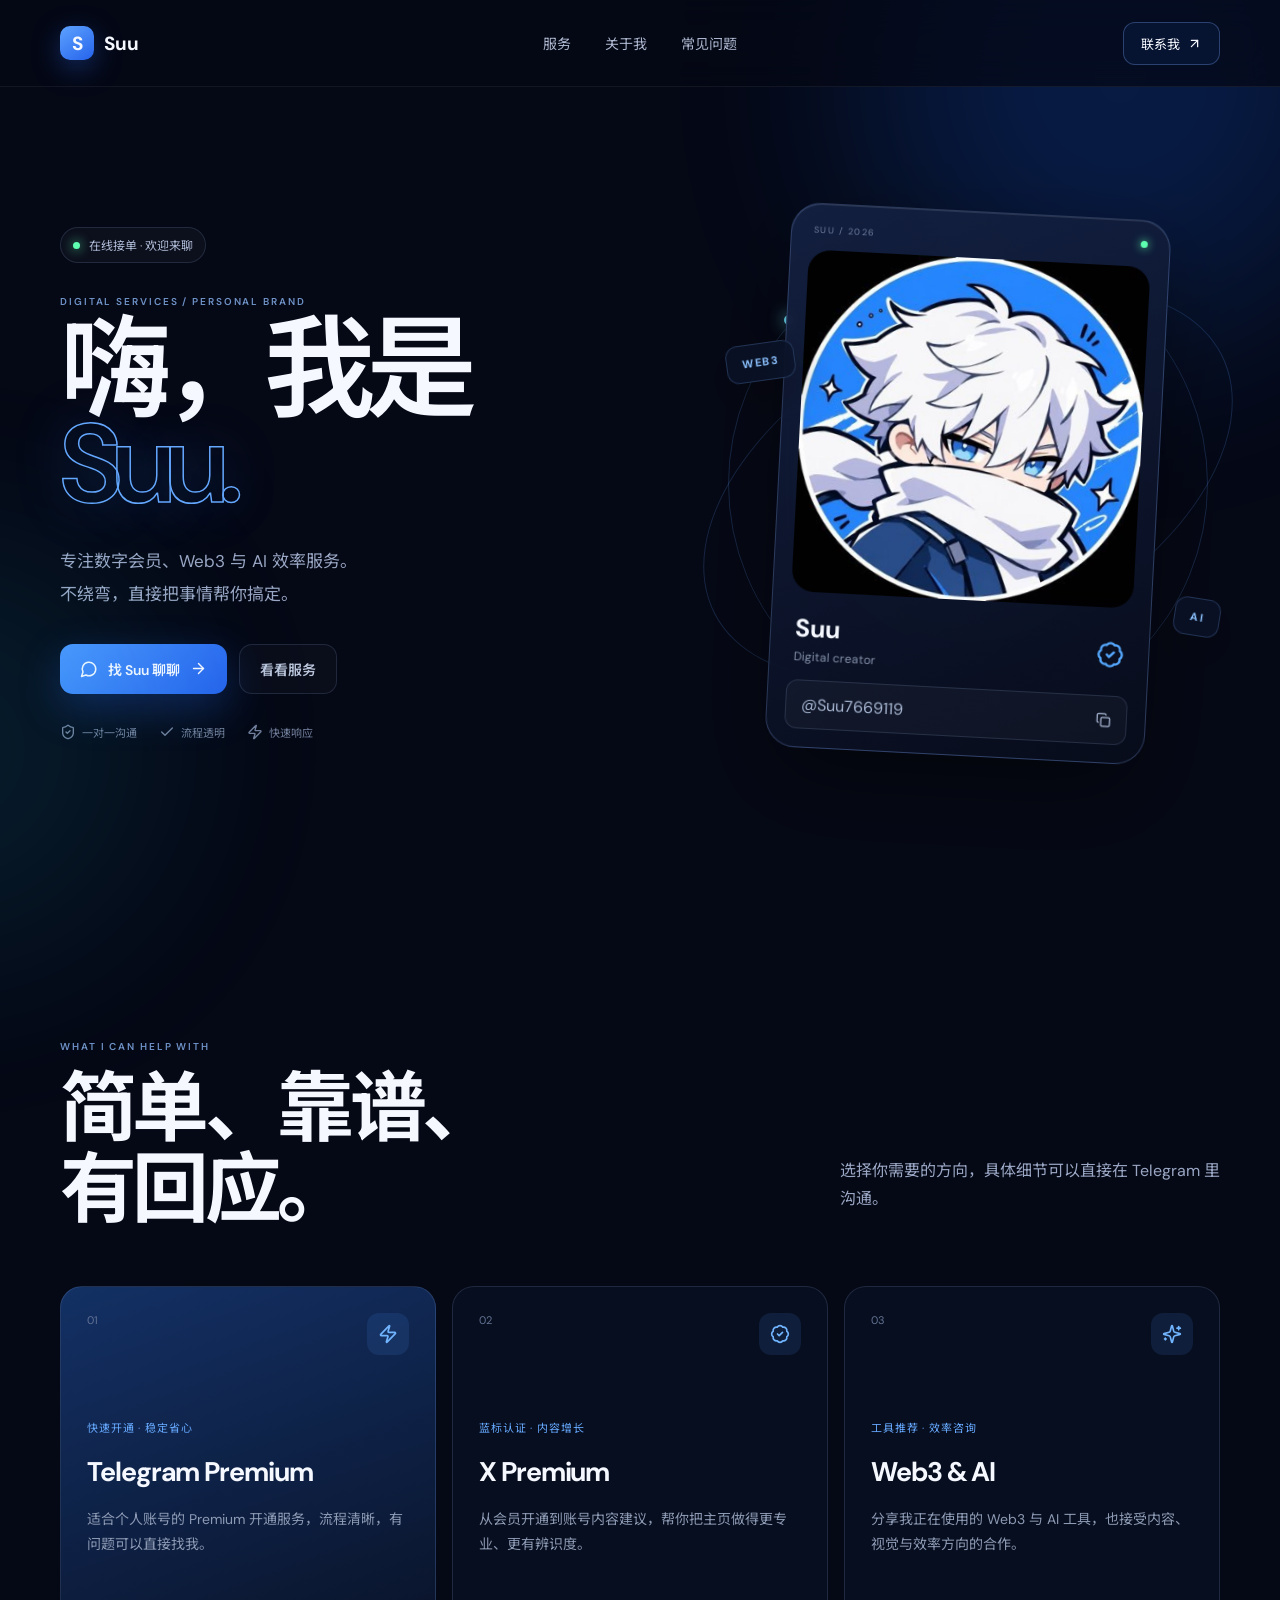
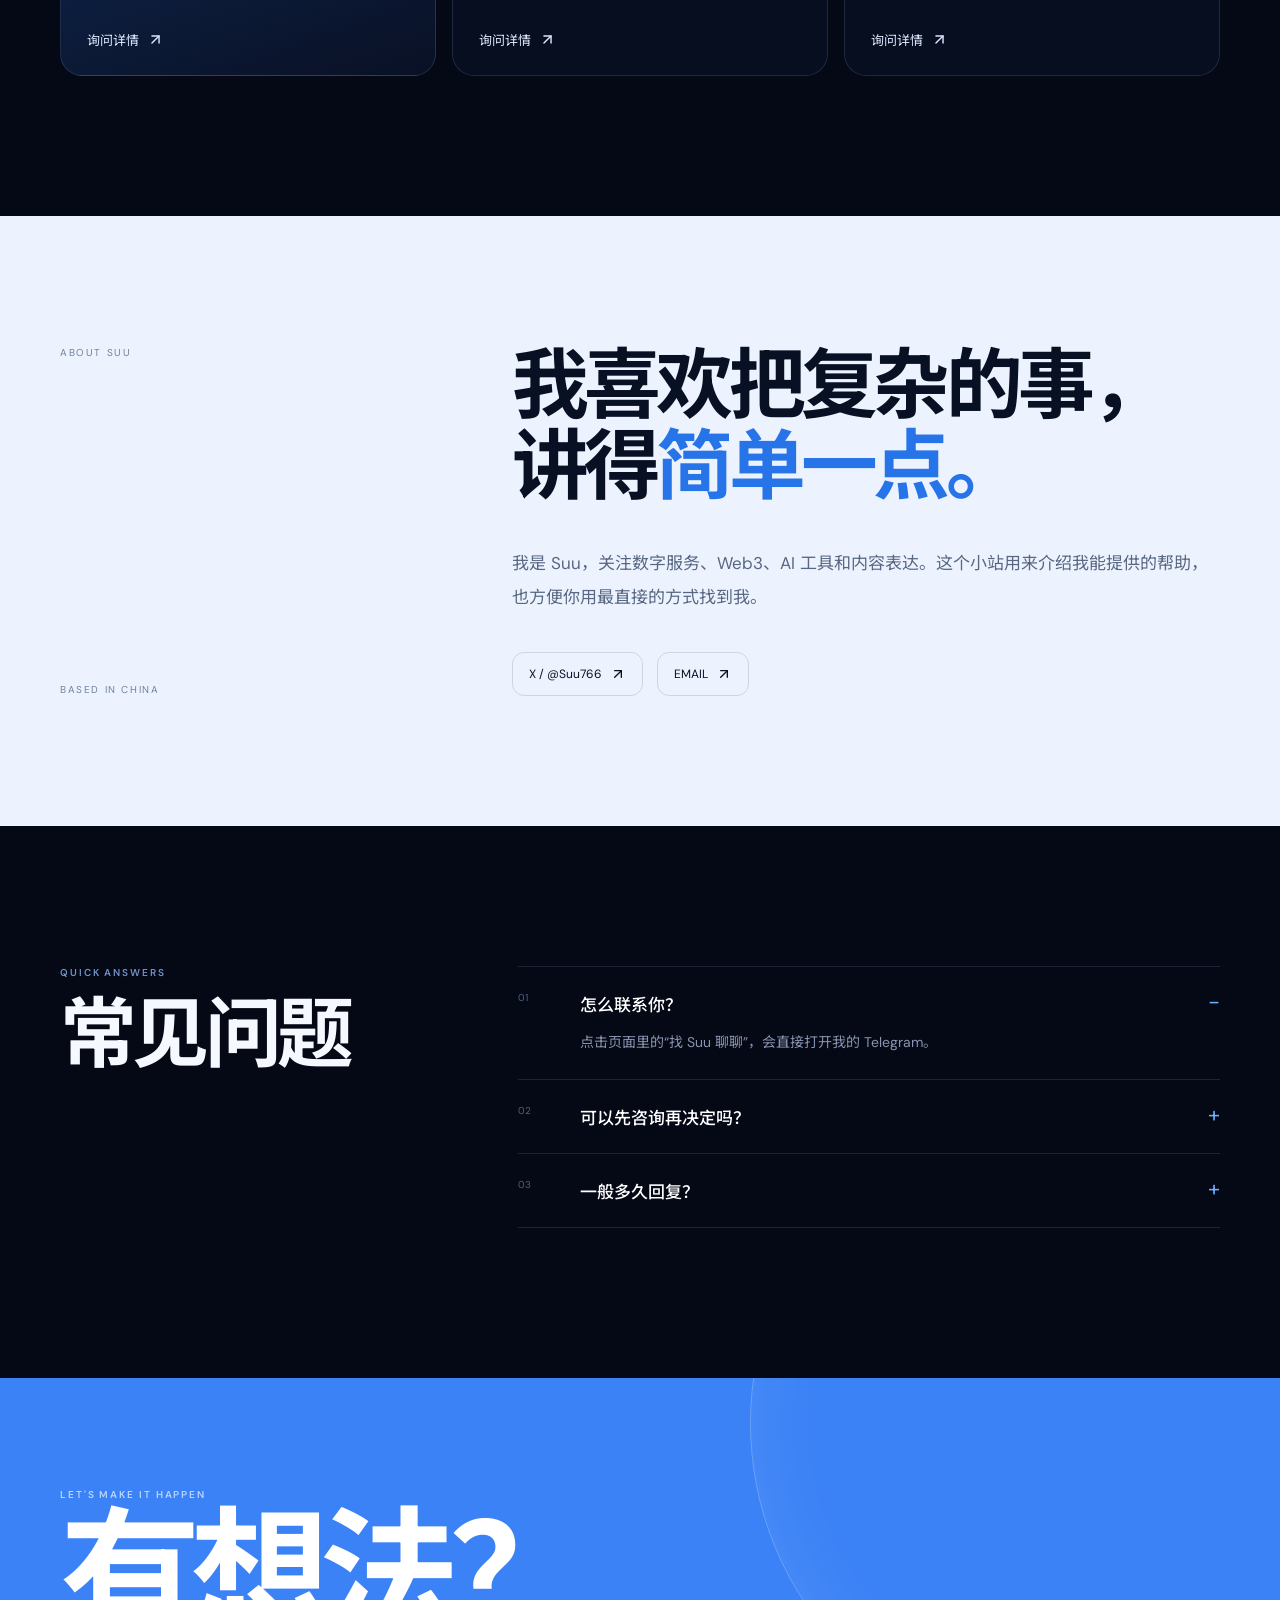
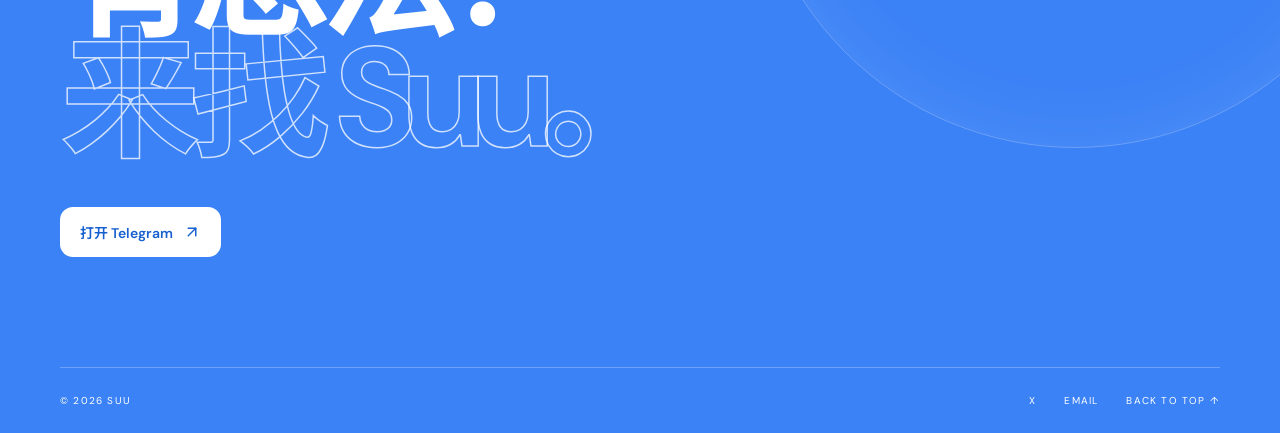
<file: index.html>
<!doctype html>
<html lang="zh-CN">
  <head>
    <meta charset="UTF-8" />
    <meta name="viewport" content="width=device-width, initial-scale=1.0" />
    <meta name="theme-color" content="#050815" />
    <meta name="description" content="Suu 的数字服务主页，专注 Telegram、X、Web3 与 AI 效率服务。" />
    <meta property="og:title" content="Suu · Digital Services" />
    <meta property="og:description" content="不绕弯，直接把事情帮你搞定。" />
    <meta name="twitter:card" content="summary_large_image" />
    <title>Suu · Digital Services</title>
    <script type="module" crossorigin src="./assets/index-DI642p07.js"></script>
    <link rel="stylesheet" crossorigin href="./assets/index-C1jpFFgV.css">
  </head>
  <body>
    <div id="root"></div>
  </body>
</html>
</file>
<file: assets/index-C1jpFFgV.css>
@import"https://fonts.googleapis.com/css2?family=DM+Sans:wght@400;500;600;700&family=Noto+Sans+SC:wght@400;500;600;700&display=swap";:root{font-family:DM Sans,Noto Sans SC,sans-serif;color:#f5f8ff;background:#050815;font-synthesis:none;--bg:#050815;--blue:#3b82f6;--soft:#9aa7c4;--line:rgba(152,177,230,.16)}*{box-sizing:border-box}html{scroll-behavior:smooth}body{margin:0;min-width:320px;background:var(--bg);overflow-x:hidden}body:before{content:"";position:fixed;top:0;right:0;bottom:0;left:0;pointer-events:none;opacity:.14;background-image:linear-gradient(rgba(255,255,255,.06) 1px,transparent 1px),linear-gradient(90deg,rgba(255,255,255,.06) 1px,transparent 1px);background-size:72px 72px;-webkit-mask-image:linear-gradient(to bottom,black,transparent 88%);mask-image:linear-gradient(to bottom,black,transparent 88%)}a{color:inherit;text-decoration:none}button{font:inherit}.container{width:min(1160px,calc(100% - 48px));margin:0 auto}.ambient{position:fixed;border-radius:50%;filter:blur(100px);pointer-events:none;opacity:.2}.ambient-one{width:520px;height:520px;background:#1269ff;top:-180px;right:-100px}.ambient-two{width:420px;height:420px;background:#19bbdf;top:60vh;left:-260px;opacity:.11}.nav-wrap{position:sticky;top:0;z-index:30;padding:14px 0;background:#050815b3;-webkit-backdrop-filter:blur(18px);backdrop-filter:blur(18px);border-bottom:1px solid rgba(255,255,255,.06)}.nav{min-height:58px;display:grid;grid-template-columns:1fr auto 1fr;align-items:center}.brand{display:flex;align-items:center;gap:10px;font-weight:700;font-size:19px}.brand-dot{display:grid;place-items:center;width:34px;height:34px;border-radius:10px;background:linear-gradient(145deg,#5ea2ff,#2563eb);box-shadow:0 8px 28px #2d74ff59}.nav-links{display:flex;gap:34px;color:#aeb9d1;font-size:14px}.nav-links a{transition:color .2s ease}.nav-links a:hover{color:#fff}.nav-action{justify-self:end;display:flex;align-items:center;gap:7px;padding:11px 17px;border:1px solid rgba(126,171,255,.3);border-radius:12px;font-size:13px;background:#1b438929}.menu-button{display:none;color:#fff;background:none;border:0}.hero{min-height:calc(100svh - 87px);display:grid;grid-template-columns:1.08fr .92fr;align-items:center;gap:64px;padding-top:70px;padding-bottom:90px}.availability{display:inline-flex;align-items:center;gap:9px;padding:8px 12px;border:1px solid var(--line);border-radius:100px;color:#aebbd7;font-size:12px;background:#ffffff08}.availability span{width:7px;height:7px;border-radius:50%;background:#5dffb0;box-shadow:0 0 12px #5dffb0}.overline{margin:32px 0 16px;color:#6f92c7;letter-spacing:.19em;font-size:10px;font-weight:600}.hero h1{margin:0;font-size:clamp(72px,8.7vw,124px);line-height:.84;letter-spacing:-.08em;font-weight:600}.hero h1 em{color:transparent;font-style:normal;-webkit-text-stroke:1.5px #65a8ff;text-shadow:0 0 55px rgba(59,130,246,.22)}.hero-text{margin:34px 0 0;color:var(--soft);font-size:17px;line-height:1.9}.hero-actions{display:flex;flex-wrap:wrap;gap:12px;margin-top:34px}.button{display:inline-flex;align-items:center;justify-content:center;gap:10px;min-height:50px;padding:0 20px;border-radius:13px;font-size:14px;font-weight:600;transition:transform .25s ease,box-shadow .25s ease,background .25s ease}.button:hover{transform:translateY(-3px)}.button.primary{background:linear-gradient(135deg,#4c96ff,#2563eb);box-shadow:0 14px 42px #2563eb4d}.button.ghost{border:1px solid var(--line);color:#b9c4da;background:#ffffff06}.trust-row{display:flex;flex-wrap:wrap;gap:22px;margin-top:30px;color:#73809c;font-size:11px}.trust-row span{display:flex;align-items:center;gap:6px}.profile-stage{position:relative;min-height:610px;display:grid;place-items:center}.profile-stage:before{content:"";position:absolute;width:390px;height:390px;border-radius:50%;background:radial-gradient(circle,rgba(54,134,255,.32),rgba(16,46,108,.08) 55%,transparent 70%);filter:blur(10px)}.orbit{position:absolute;border:1px solid rgba(96,159,255,.2);border-radius:50%}.orbit-one{width:480px;height:480px;animation:spin 22s linear infinite}.orbit-one:before{content:"";position:absolute;width:10px;height:10px;border-radius:50%;background:#6fe7ff;top:70px;left:55px;box-shadow:0 0 16px #6fe7ff}.orbit-two{width:570px;height:330px;transform:rotate(-27deg)}.profile-card{position:relative;z-index:2;width:min(380px,86vw);padding:18px;border:1px solid rgba(139,181,255,.25);border-radius:30px;background:linear-gradient(155deg,#142143e0,#070c1beb);-webkit-backdrop-filter:blur(24px);backdrop-filter:blur(24px);box-shadow:0 34px 90px #00000075,inset 0 1px #ffffff1a;transform:rotate(3deg);transition:transform .35s ease}.profile-card:hover{transform:rotate(0) translateY(-6px)}.profile-top{display:flex;justify-content:space-between;padding:2px 4px 14px;color:#6f7d9c;font-size:9px;letter-spacing:.16em}.profile-top i{width:7px;height:7px;border-radius:50%;background:#5dffb0;box-shadow:0 0 10px #5dffb0}.avatar-frame{aspect-ratio:1;overflow:hidden;border-radius:22px;background:#1677ec}.avatar-frame img{display:block;width:100%;height:100%;object-fit:cover}.profile-info{display:flex;justify-content:space-between;align-items:center;padding:20px 6px 15px}.profile-info div{display:flex;flex-direction:column;gap:4px}.profile-info strong{font-size:25px}.profile-info span{color:#8592ac;font-size:12px}.verified{color:#55a8ff}.handle{width:100%;display:flex;justify-content:space-between;align-items:center;padding:13px 15px;border:1px solid var(--line);border-radius:12px;color:#a7b6d2;background:#ffffff08;cursor:pointer}.floating-tag{position:absolute;z-index:3;padding:11px 15px;border:1px solid rgba(122,173,255,.22);border-radius:12px;color:#8cc2ff;background:#091228c7;-webkit-backdrop-filter:blur(12px);backdrop-filter:blur(12px);font-size:11px;font-weight:700;letter-spacing:.14em;box-shadow:0 16px 40px #0000004d}.tag-one{left:2%;top:27%;transform:rotate(-8deg)}.tag-two{right:0;bottom:25%;transform:rotate(9deg)}.service-section{padding:140px 0}.section-heading{display:grid;grid-template-columns:1.3fr .7fr;align-items:end;gap:40px;margin-bottom:56px}.section-heading .overline{margin-top:0}.section-heading h2,.about-copy h2,.faq-section h2{margin:0;font-size:clamp(44px,6vw,78px);line-height:1.05;letter-spacing:-.06em}.section-heading>p{max-width:380px;justify-self:end;color:var(--soft);line-height:1.8}.service-grid{display:grid;grid-template-columns:repeat(3,1fr);gap:16px}.service-card{min-height:390px;display:flex;flex-direction:column;padding:26px;border:1px solid var(--line);border-radius:22px;background:#0b12269e;transition:transform .3s ease,border-color .3s ease,background .3s ease}.service-card:hover{transform:translateY(-8px);border-color:#5b9dff6b;background:#101b38cc}.service-card.featured{background:linear-gradient(160deg,#235dbc7a,#0a1328d1)}.service-top{display:flex;justify-content:space-between;color:#637394;font-size:11px}.service-top div{display:grid;place-items:center;width:42px;height:42px;border-radius:12px;color:#71b5ff;background:#4c96ff1f}.service-subtitle{margin-top:64px;color:#66a9ff;font-size:11px;letter-spacing:.08em}.service-card h3{margin:8px 0 18px;font-size:27px;letter-spacing:-.04em}.service-description{margin:0;color:#8d9ab4;line-height:1.8;font-size:14px}.service-card a{display:flex;align-items:center;gap:8px;margin-top:auto;color:#dbe8ff;font-size:13px}.about-section{padding:130px 0;background:#ecf3ff;color:#081124}.about-grid{display:grid;grid-template-columns:.7fr 1.3fr;gap:70px}.about-label{display:flex;flex-direction:column;justify-content:space-between;color:#70809c;font-size:10px;letter-spacing:.16em}.about-copy h2 span{color:#2774e8}.about-copy p{max-width:700px;margin:38px 0;color:#586782;font-size:17px;line-height:2}.about-links{display:flex;gap:14px}.about-links a{display:flex;align-items:center;gap:8px;padding:13px 16px;border:1px solid rgba(14,40,83,.14);border-radius:12px;font-size:12px}.faq-section{display:grid;grid-template-columns:.7fr 1.3fr;gap:80px;padding-top:140px;padding-bottom:150px}.faq-section .overline{margin-top:0}.faq-list{border-top:1px solid var(--line)}.faq-item{width:100%;display:grid;grid-template-columns:50px 1fr 30px;gap:12px;padding:24px 0;color:#fff;text-align:left;border:0;border-bottom:1px solid var(--line);background:none;cursor:pointer}.faq-number{color:#50617e;font-size:10px}.faq-content{display:flex;flex-direction:column}.faq-content strong{font-size:17px;font-weight:500}.faq-content em{max-height:0;margin-top:0;overflow:hidden;color:#8795b0;font-style:normal;font-size:14px;line-height:1.8;opacity:0;transition:max-height .3s ease,opacity .3s ease,margin .3s ease}.faq-item.open .faq-content em{max-height:90px;margin-top:14px;opacity:1}.faq-plus{justify-self:end;color:#6dafff;font-size:22px;line-height:1}footer{position:relative;overflow:hidden;background:#3b82f6;color:#fff}.footer-glow{position:absolute;width:650px;height:650px;right:-120px;top:-280px;border:1px solid rgba(255,255,255,.24);border-radius:50%;box-shadow:inset 0 0 90px #ffffff1a}.footer-content{position:relative;padding-top:110px}footer .overline{color:#ffffffa8;margin-top:0}footer h2{margin:0;font-size:clamp(70px,11vw,150px);line-height:.86;letter-spacing:-.08em}footer h2 span{color:transparent;-webkit-text-stroke:1.5px rgba(255,255,255,.76)}.button.light{margin-top:48px;color:#1760cf;background:#fff}.footer-bottom{display:flex;justify-content:space-between;align-items:center;margin-top:110px;padding:26px 0;border-top:1px solid rgba(255,255,255,.25);font-size:10px;letter-spacing:.12em}.footer-bottom div{display:flex;gap:28px}@keyframes spin{to{transform:rotate(360deg)}}@media (max-width:860px){.container{width:min(100% - 36px,680px)}.nav{grid-template-columns:1fr auto}.nav-links{display:none;position:absolute;top:78px;left:18px;right:18px;flex-direction:column;gap:18px;padding:24px;border:1px solid var(--line);border-radius:18px;background:#070c1cf5;box-shadow:0 24px 60px #0006}.nav-links.open{display:flex}.nav-action{display:none}.menu-button{display:grid;place-items:center}.hero{grid-template-columns:1fr;gap:20px;padding-top:80px}.hero-copy{text-align:center}.hero-actions,.trust-row{justify-content:center}.profile-stage{min-height:550px}.section-heading,.about-grid,.faq-section{grid-template-columns:1fr}.section-heading>p{justify-self:start}.service-grid{grid-template-columns:1fr}.service-card{min-height:330px}.service-subtitle{margin-top:42px}.about-label{flex-direction:row}.faq-section{gap:50px}}@media (max-width:520px){.container{width:calc(100% - 28px)}.hero{padding-top:55px}.hero h1{font-size:22vw}.hero-text{font-size:15px}.hero-actions .button{width:100%}.trust-row{gap:12px}.profile-stage{min-height:470px}.orbit-one{width:370px;height:370px}.orbit-two{width:400px;height:280px}.profile-card{width:min(330px,88vw)}.tag-one{left:-2%}.tag-two{right:-2%}.service-section,.faq-section{padding-top:100px;padding-bottom:100px}.about-section{padding:100px 0}.about-copy h2,.section-heading h2,.faq-section h2{font-size:44px}.about-links{flex-direction:column}.footer-content{padding-top:90px}footer h2{font-size:20vw}.footer-bottom{margin-top:80px;align-items:flex-start;gap:26px}.footer-bottom,.footer-bottom div{flex-direction:column}}@media (prefers-reduced-motion:reduce){html{scroll-behavior:auto}.orbit-one{animation:none}*,*:before,*:after{transition-duration:.01ms!important}}
</file>
